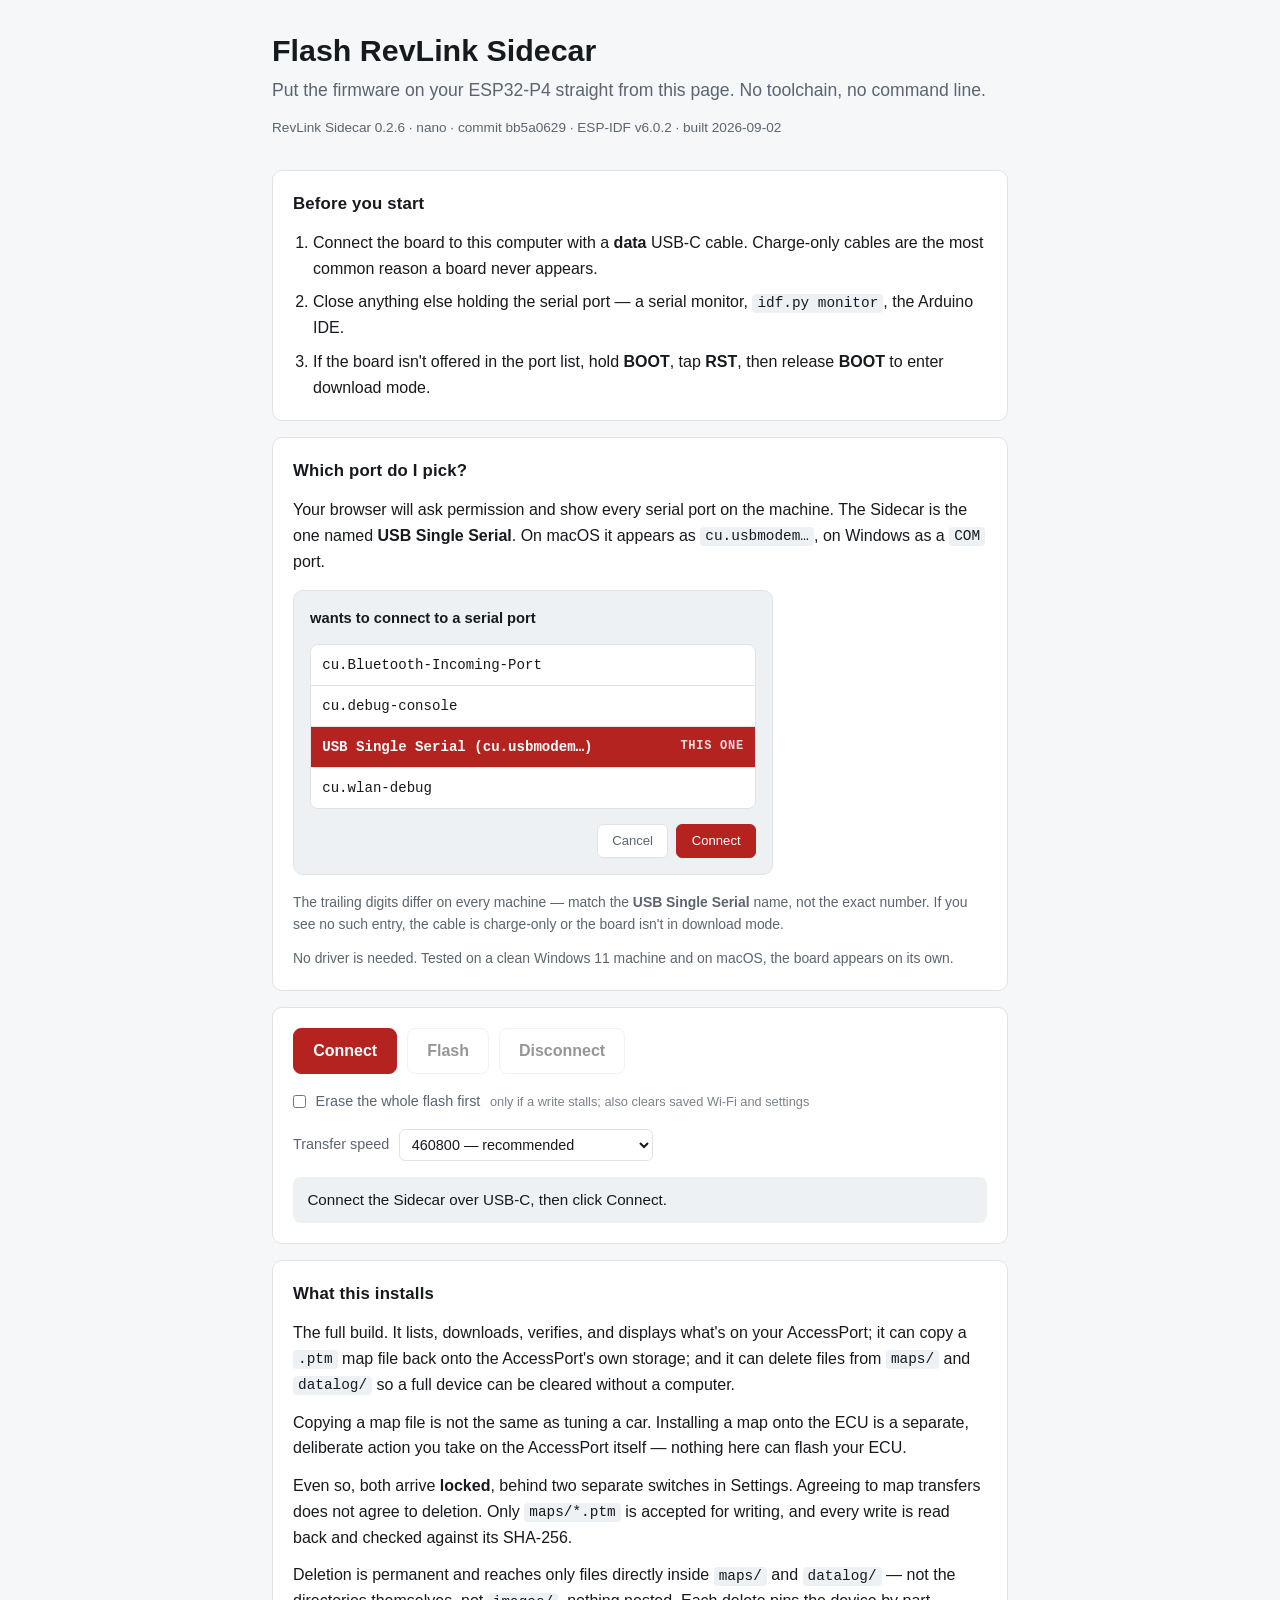
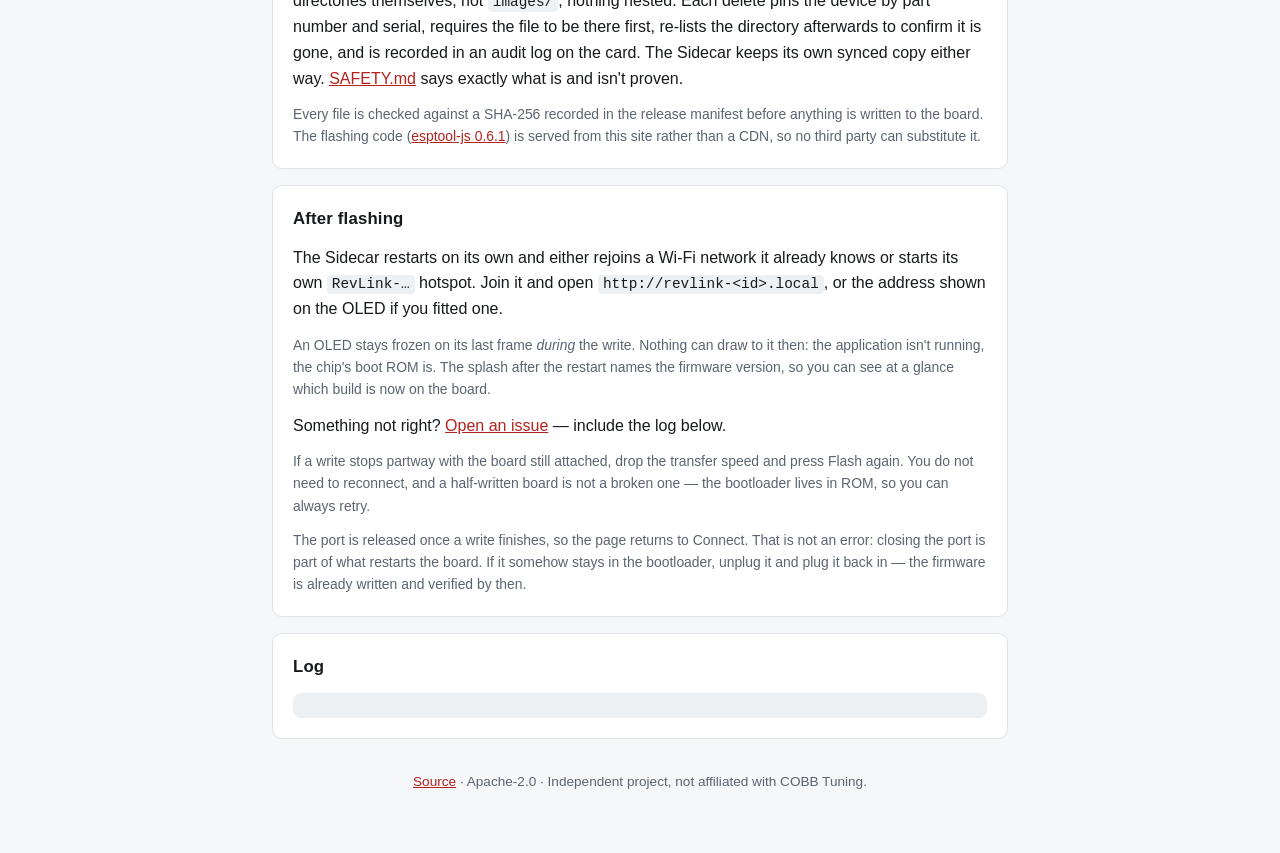
<file: web/flash/index.html>
<!doctype html>
<html lang="en">
<head>
<meta charset="utf-8">
<meta name="viewport" content="width=device-width, initial-scale=1">
<title>Flash RevLink Sidecar</title>
<link rel="stylesheet" href="style.css">
</head>
<body>

<main>
  <header>
    <h1>Flash RevLink Sidecar</h1>
    <p class="lede">
      Put the firmware on your ESP32-P4 straight from this page. No toolchain,
      no command line.
    </p>
    <p class="release" id="release">Loading release…</p>
  </header>

  <section id="support" hidden class="panel warn">
    <h2>This browser can't flash</h2>
    <p>
      Flashing uses the Web Serial API, which today only Chromium-based
      browsers implement — Chrome, Edge, Opera, Arc, Brave. Safari and Firefox
      don't support it.
    </p>
    <p>
      Open this page in one of those, or flash from a terminal instead — see
      <a href="https://github.com/noelmom/revlink-sidecar#build">Build</a>.
    </p>
  </section>

  <section class="panel">
    <h2>Before you start</h2>
    <ol>
      <li>Connect the board to this computer with a <strong>data</strong> USB-C
        cable. Charge-only cables are the most common reason a board never
        appears.</li>
      <li>Close anything else holding the serial port — a serial monitor,
        <code>idf.py monitor</code>, the Arduino IDE.</li>
      <li>If the board isn't offered in the port list, hold <strong>BOOT</strong>,
        tap <strong>RST</strong>, then release <strong>BOOT</strong> to enter
        download mode.</li>
    </ol>
  </section>

  <section class="panel">
    <h2>Which port do I pick?</h2>
    <p>
      Your browser will ask permission and show every serial port on the
      machine. The Sidecar is the one named <strong>USB Single Serial</strong>.
      On macOS it appears as <code>cu.usbmodem…</code>, on Windows as a
      <code>COM</code> port.
    </p>

    <figure class="picker" aria-label="Example of the browser's serial port chooser">
      <div class="picker-title">wants to connect to a serial port</div>
      <ul class="picker-list">
        <li>cu.Bluetooth-Incoming-Port</li>
        <li>cu.debug-console</li>
        <li class="pick">
          USB Single Serial (cu.usbmodem…)
          <span class="pick-tag">this one</span>
        </li>
        <li>cu.wlan-debug</li>
      </ul>
      <div class="picker-buttons">
        <span class="picker-btn">Cancel</span>
        <span class="picker-btn primary">Connect</span>
      </div>
    </figure>

    <p class="fine">
      The trailing digits differ on every machine — match the
      <strong>USB Single Serial</strong> name, not the exact number. If you see
      no such entry, the cable is charge-only or the board isn't in download
      mode.
    </p>
    <p class="fine">
      No driver is needed. Tested on a clean Windows 11 machine and on macOS,
      the board appears on its own.
    </p>
  </section>

  <section class="panel actions">
    <div class="row">
      <button id="connect" type="button" class="primary">Connect</button>
      <button id="flash" type="button" disabled>Flash</button>
      <button id="disconnect" type="button" disabled>Disconnect</button>
    </div>
    <label class="speed">
      <input type="checkbox" id="erase">
      Erase the whole flash first
      <span class="hint">only if a write stalls; also clears saved Wi-Fi and
        settings</span>
    </label>
    <label class="speed">
      Transfer speed
      <select id="baud">
        <option value="115200">115200 — slowest, most forgiving</option>
        <option value="230400">230400</option>
        <option value="460800" selected>460800 — recommended</option>
      </select>
    </label>
    <p id="status" class="status">Loading…</p>
    <div id="progress" class="progress" hidden><div id="bar" class="bar"></div></div>
  </section>

  <section id="device" class="panel" hidden>
    <h2>Connected board</h2>
    <dl id="device-body"></dl>
  </section>

  <section class="panel">
    <h2>What this installs</h2>
    <p>
      The full build. It lists, downloads, verifies, and displays what's on
      your AccessPort; it can copy a <code>.ptm</code> map file back onto the
      AccessPort's own storage; and it can delete files from
      <code>maps/</code> and <code>datalog/</code> so a full device can be
      cleared without a computer.
    </p>
    <p>
      Copying a map file is not the same as tuning a car. Installing a map
      onto the ECU is a separate, deliberate action you take on the AccessPort
      itself — nothing here can flash your ECU.
    </p>
    <p>
      Even so, both arrive <strong>locked</strong>, behind two separate
      switches in Settings. Agreeing to map transfers does not agree to
      deletion. Only <code>maps/*.ptm</code> is accepted for writing, and every
      write is read back and checked against its SHA-256.
    </p>
    <p>
      Deletion is permanent and reaches only files directly inside
      <code>maps/</code> and <code>datalog/</code> — not the directories
      themselves, not <code>images/</code>, nothing nested. Each delete pins
      the device by part number and serial, requires the file to be there
      first, re-lists the directory afterwards to confirm it is gone, and is
      recorded in an audit log on the card. The Sidecar keeps its own synced
      copy either way.
      <a href="https://github.com/noelmom/revlink-sidecar/blob/main/SAFETY.md">SAFETY.md</a>
      says exactly what is and isn't proven.
    </p>
    <p class="fine">
      Every file is checked against a SHA-256 recorded in the release manifest
      before anything is written to the board. The flashing code
      (<a href="vendor/esptool-js-0.6.1.js">esptool-js 0.6.1</a>) is served from
      this site rather than a CDN, so no third party can substitute it.
    </p>
  </section>

  <section class="panel">
    <h2>After flashing</h2>
    <p>
      The Sidecar restarts on its own and either rejoins a Wi-Fi network it
      already knows or starts its own <code>RevLink-…</code> hotspot. Join it
      and open <code>http://revlink-&lt;id&gt;.local</code>, or the address
      shown on the OLED if you fitted one.
    </p>
    <p class="fine">
      An OLED stays frozen on its last frame <em>during</em> the write. Nothing
      can draw to it then: the application isn't running, the chip's boot ROM
      is. The splash after the restart names the firmware version, so you can
      see at a glance which build is now on the board.
    </p>
    <p>
      Something not right?
      <a href="https://github.com/noelmom/revlink-sidecar/issues">Open an issue</a>
      — include the log below.
    </p>
    <p class="fine">
      If a write stops partway with the board still attached, drop the
      transfer speed and press Flash again. You do not need to reconnect, and
      a half-written board is not a broken one — the bootloader lives in ROM,
      so you can always retry.
    </p>
    <p class="fine">
      The port is released once a write finishes, so the page returns to
      Connect. That is not an error: closing the port is part of what restarts
      the board. If it somehow stays in the bootloader, unplug it and plug it
      back in — the firmware is already written and verified by then.
    </p>
  </section>

  <section class="panel">
    <h2>Log</h2>
    <pre id="log" class="log"></pre>
  </section>

  <footer>
    <p>
      <a href="https://github.com/noelmom/revlink-sidecar">Source</a> ·
      Apache-2.0 · Independent project, not affiliated with COBB Tuning.
    </p>
  </footer>
</main>

<script type="module" src="flash.js"></script>
</body>
</html>
</file>
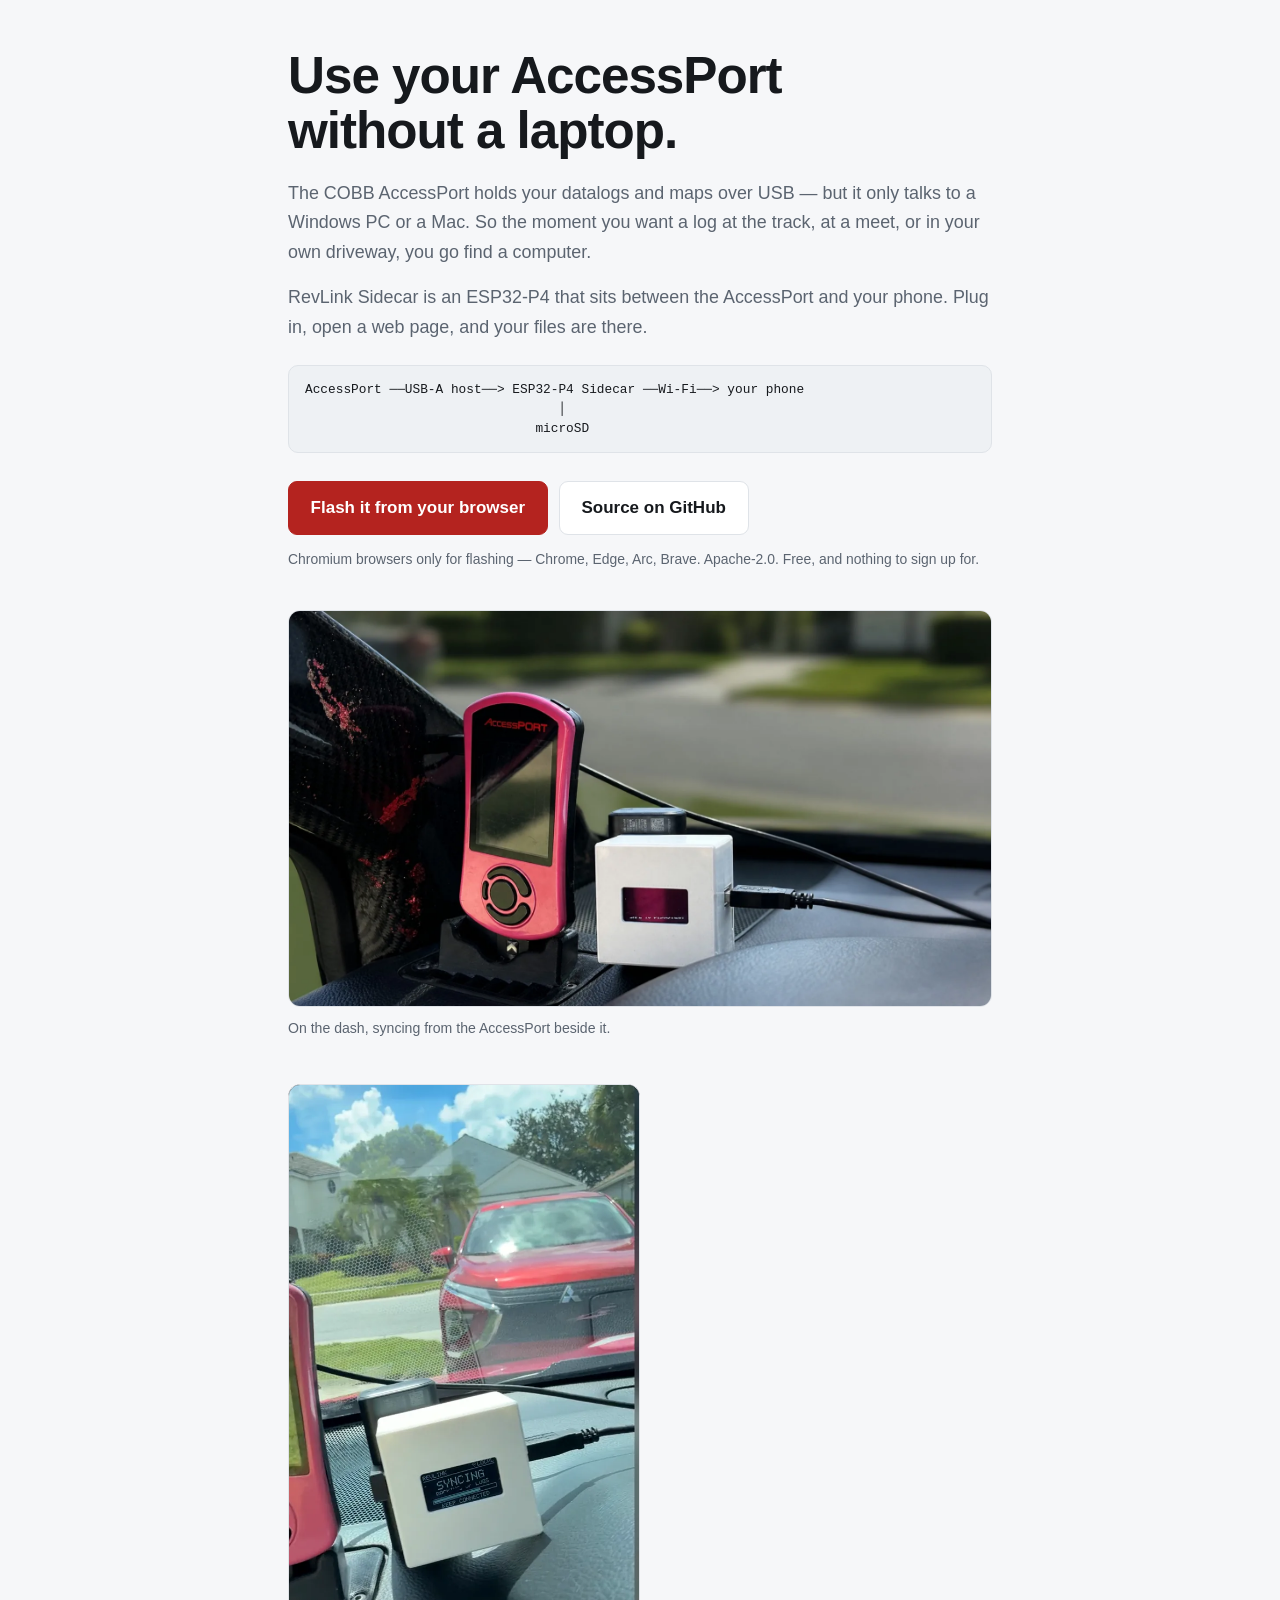
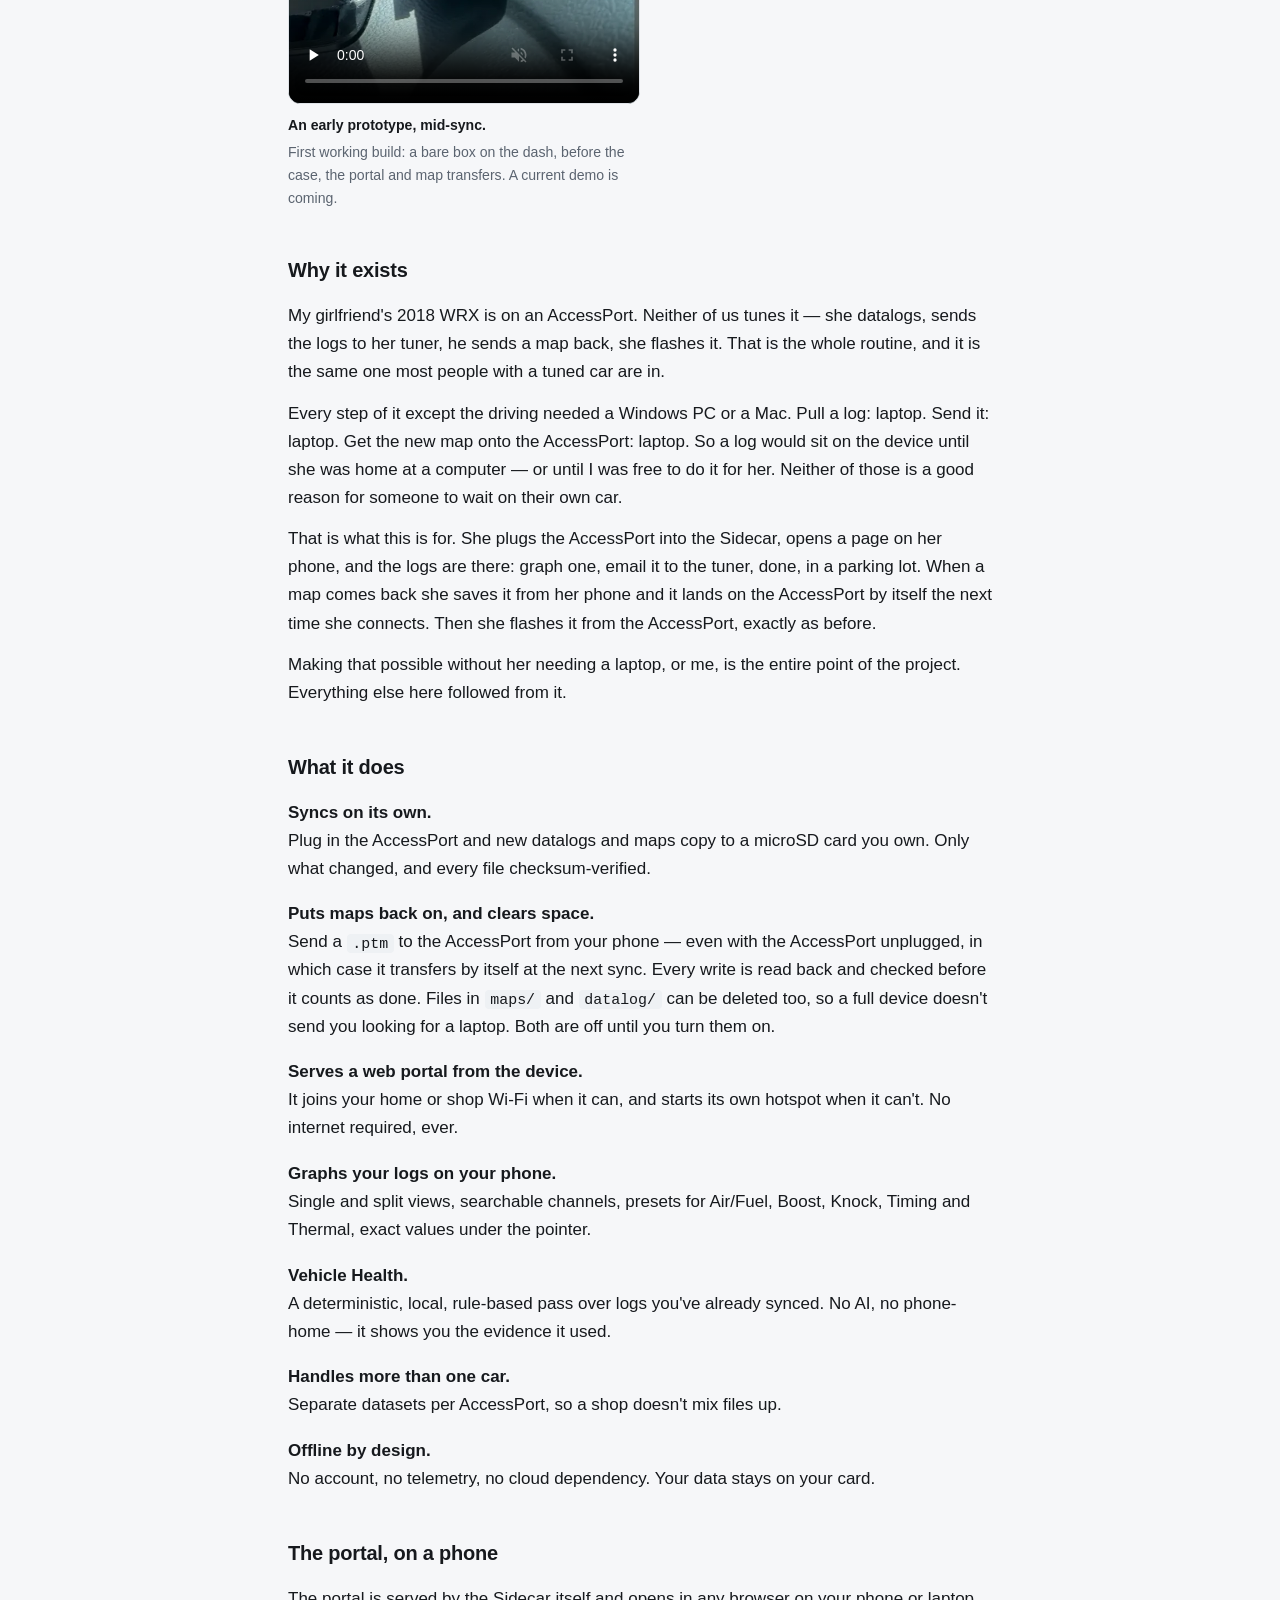
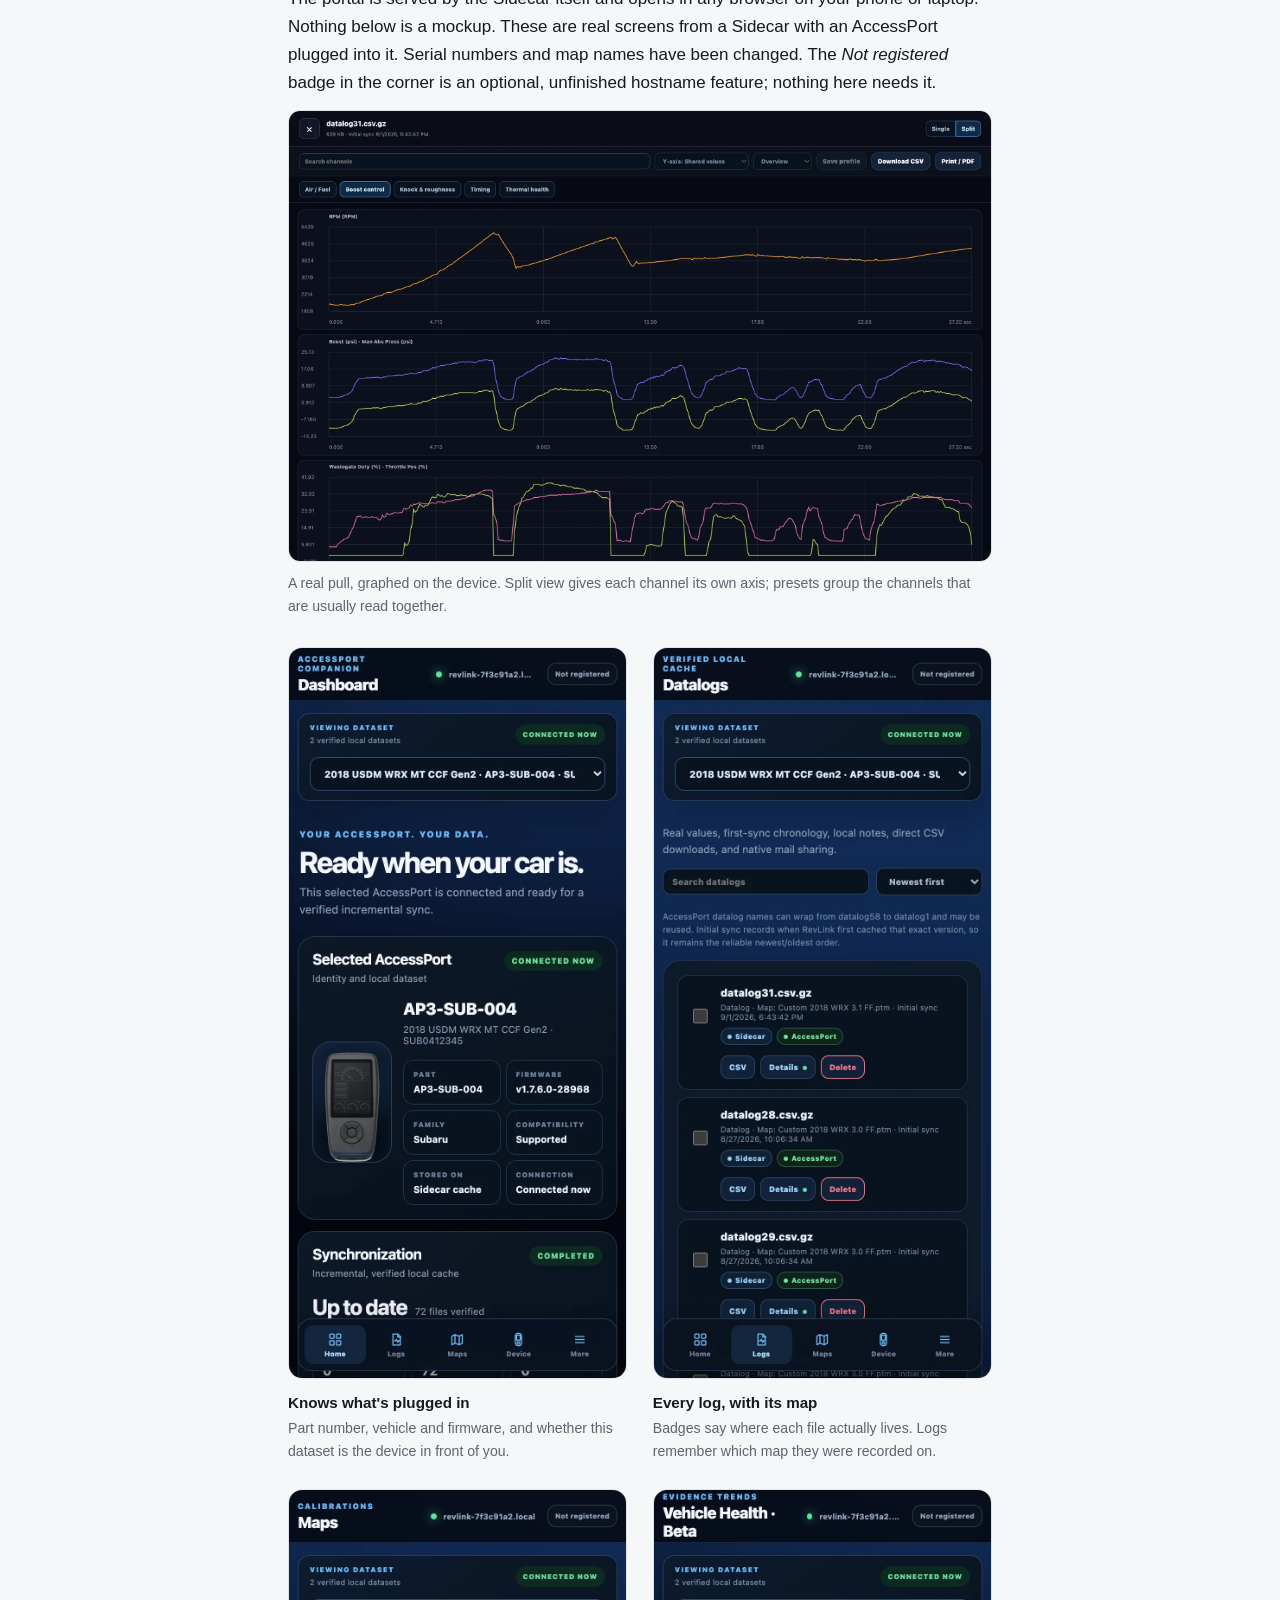
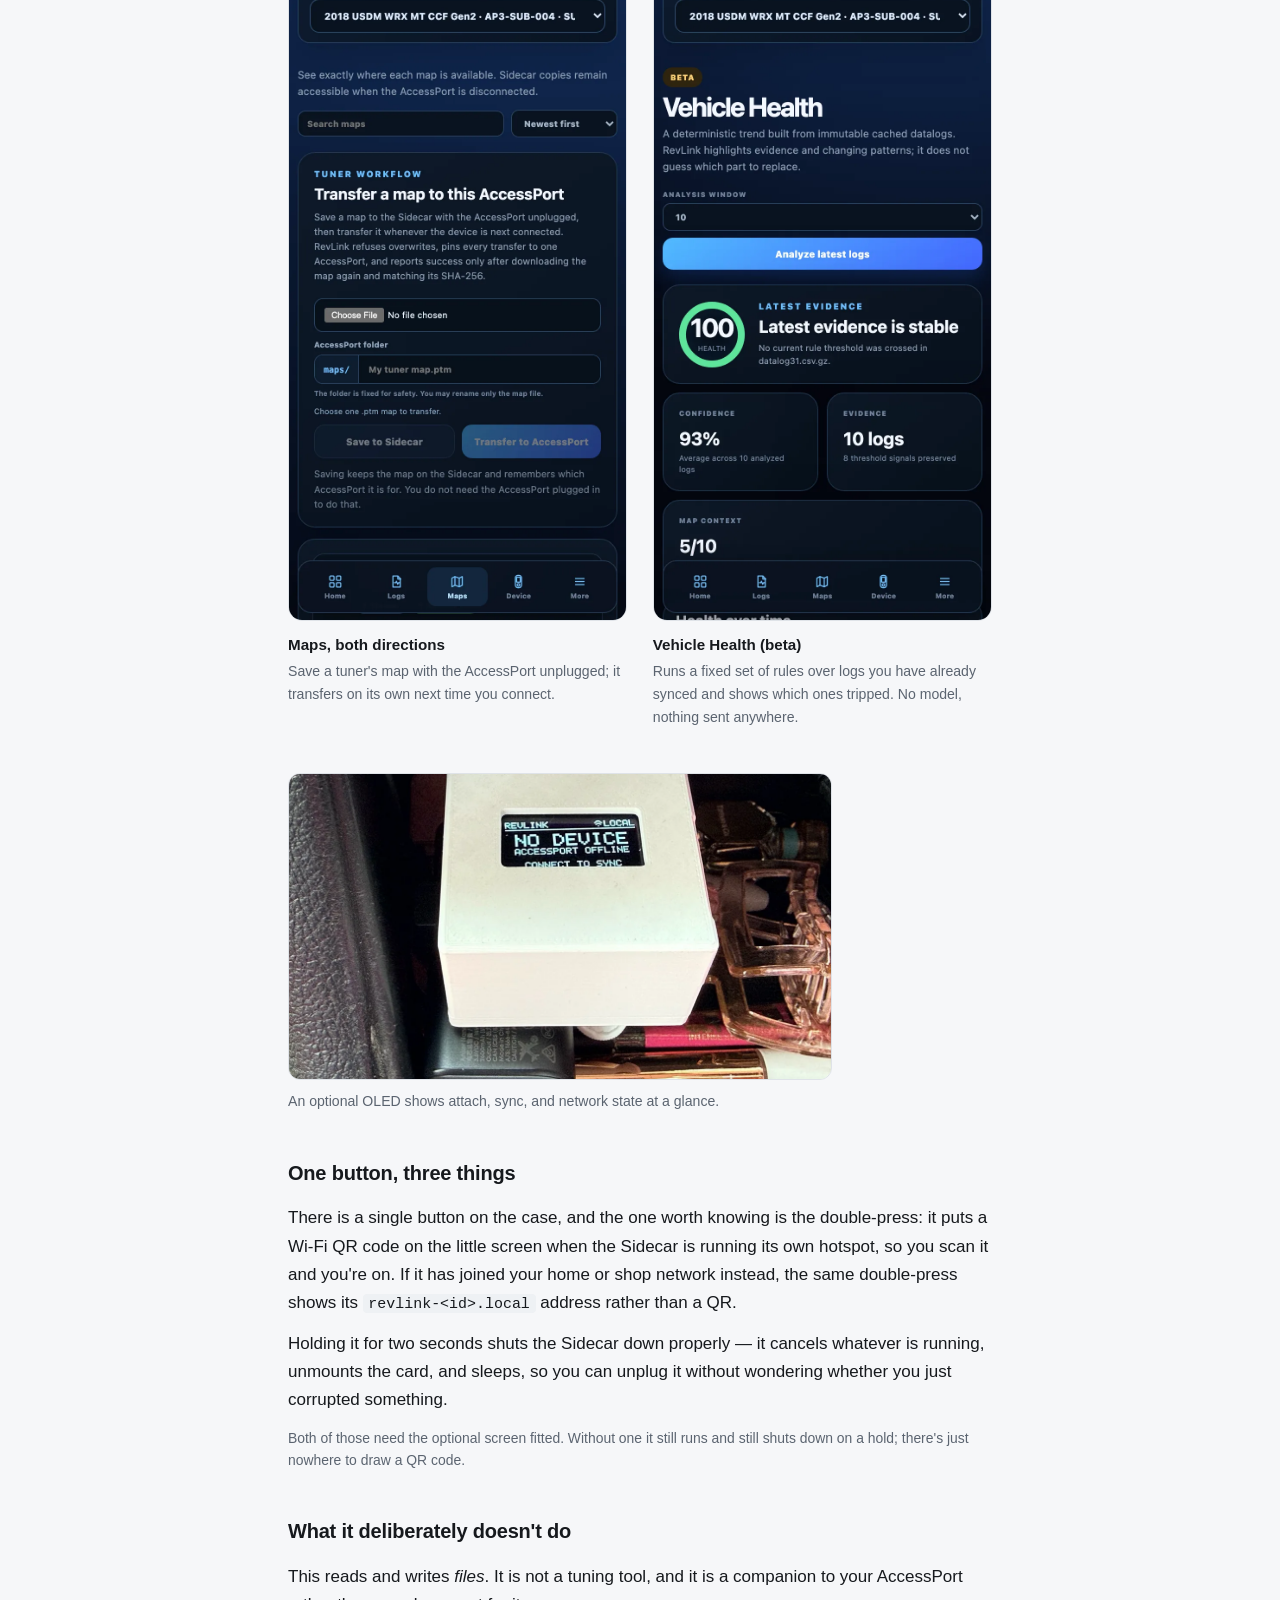
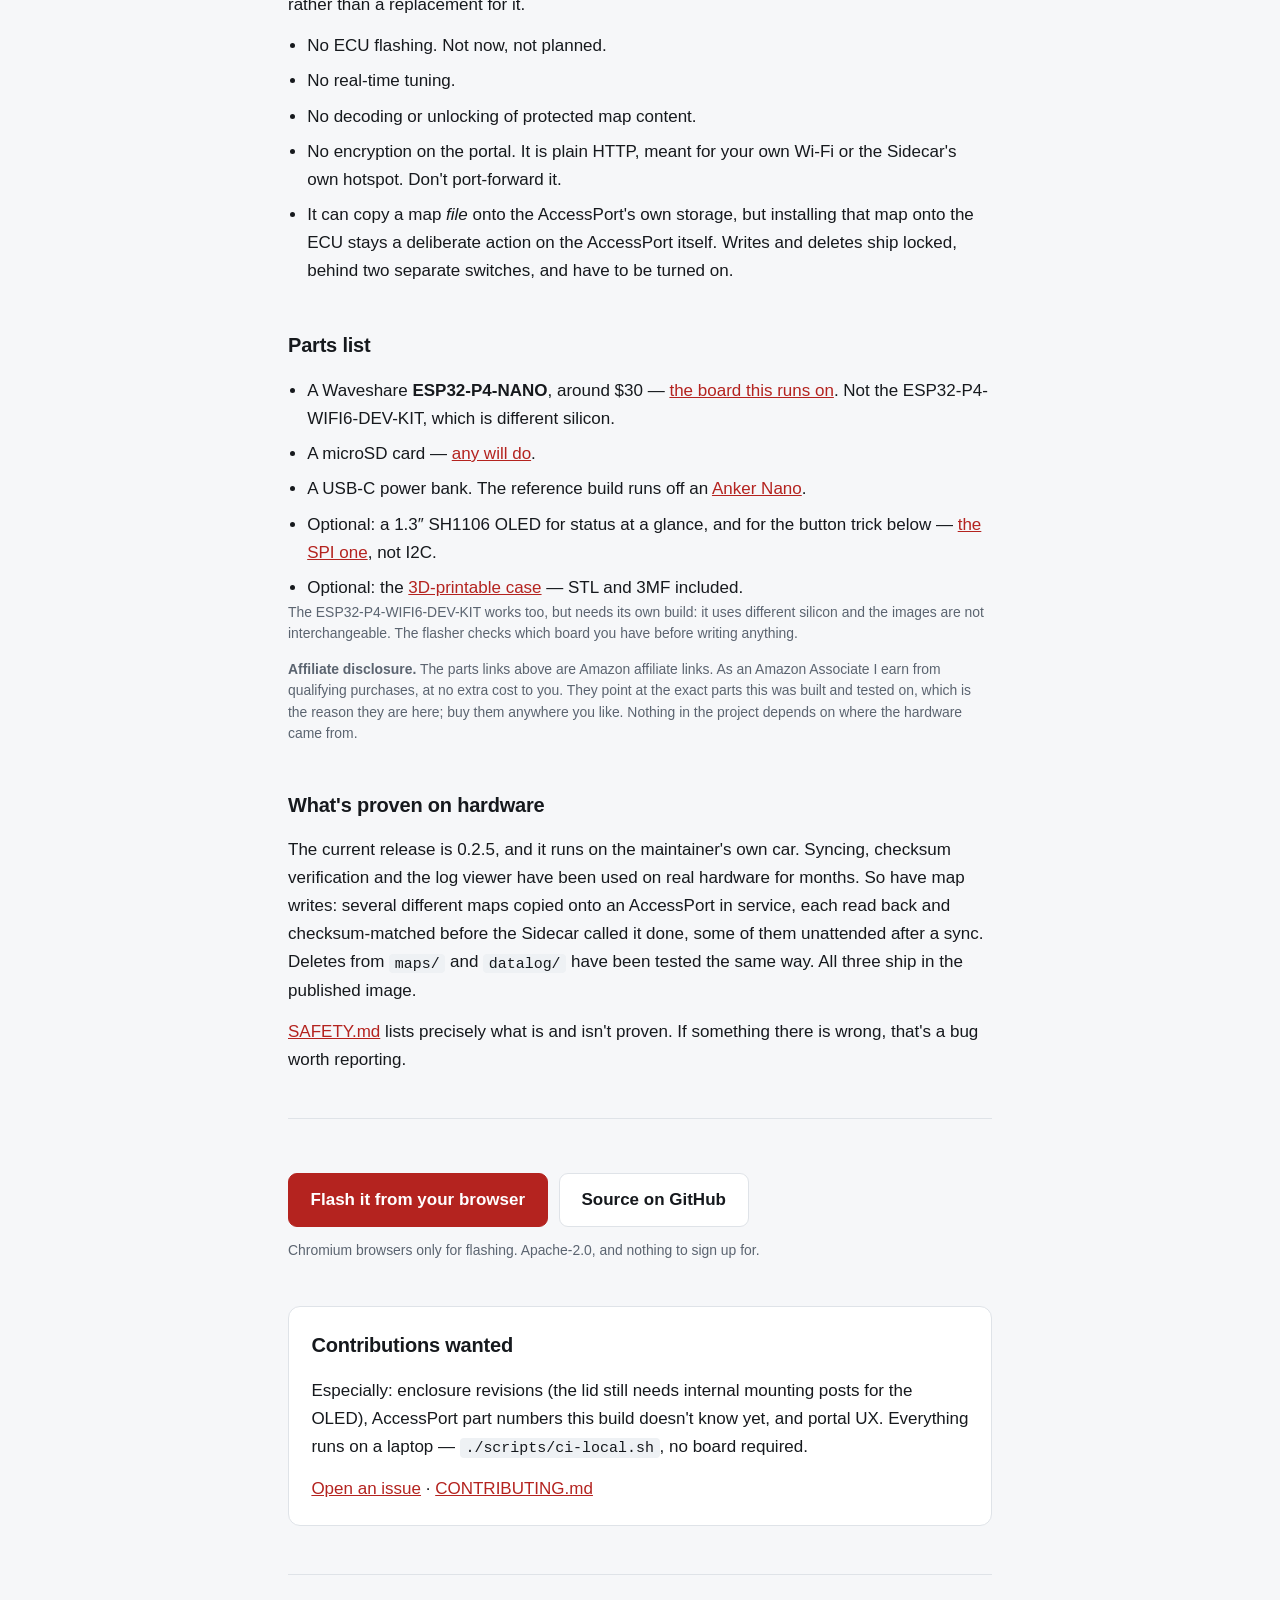
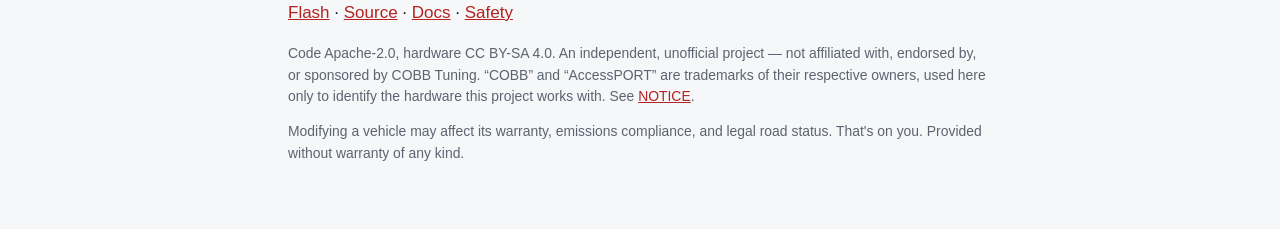
<file: web/site/index.html>
<!doctype html>
<html lang="en">
<head>
<meta charset="utf-8">
<meta name="viewport" content="width=device-width, initial-scale=1">
<title>RevLink Sidecar — use your AccessPort without a laptop</title>
<meta name="description" content="An open-source ESP32-P4 that syncs your COBB AccessPort datalogs and maps to microSD and serves them to your phone. No PC, no cloud.">
<link rel="canonical" href="https://revlinkgarage.com/">
<link rel="icon" href="/favicon.svg" type="image/svg+xml">
<link rel="apple-touch-icon" href="/assets/favicon.svg">
<meta property="og:site_name" content="RevLink Sidecar">
<meta property="og:url" content="https://revlinkgarage.com/">
<meta property="og:title" content="RevLink Sidecar — use your AccessPort without a laptop">
<meta property="og:description" content="Open-source ESP32-P4 firmware that syncs your COBB AccessPort datalogs and maps to a microSD card and serves them to your phone. No PC, no cloud, no account.">
<meta property="og:type" content="website">
<!-- Absolute: most scrapers will not resolve a relative og:image. -->
<!-- JPEG at 1.91:1 for the scrapers. Facebook in particular is unreliable
     with WebP link previews, and the card is often the whole first impression. -->
<meta property="og:image" content="https://revlinkgarage.com/assets/og-card.jpg">
<meta property="og:image:type" content="image/jpeg">
<meta property="og:image:width" content="1200">
<meta property="og:image:height" content="630">
<meta property="og:image:alt" content="A RevLink Sidecar in a printed white case on a car dashboard, cabled to a pink COBB AccessPort.">
<meta name="twitter:card" content="summary_large_image">
<link rel="stylesheet" href="style.css">
</head>
<body>

<main>

  <header class="hero">
    <h1>Use your AccessPort<br>without a laptop.</h1>
    <p class="lede">
      The COBB AccessPort holds your datalogs and maps over USB — but it only
      talks to a Windows PC or a Mac. So the moment you want a log at the
      track, at a meet, or in your own driveway, you go find a computer.
    </p>
    <p class="lede">
      RevLink Sidecar is an ESP32-P4 that sits between the AccessPort and your
      phone. Plug in, open a web page, and your files are there.
    </p>

    <pre class="topology" aria-label="AccessPort connects by USB to the ESP32-P4 Sidecar, which serves your phone's browser over Wi-Fi and stores files on a microSD card.">
AccessPort ──USB-A host──&gt; ESP32-P4 Sidecar ──Wi-Fi──&gt; your phone
                                 │
                              microSD</pre>

    <div class="cta">
      <a class="button primary" href="flash/">Flash it from your browser</a>
      <a class="button" href="https://github.com/noelmom/revlink-sidecar">Source on GitHub</a>
    </div>
    <p class="fine">
      Chromium browsers only for flashing — Chrome, Edge, Arc, Brave.
      Apache-2.0. Free, and nothing to sign up for.
    </p>
  </header>

  <figure class="shot">
    <img src="assets/sidecar-hero.webp" width="1600" height="900"
         alt="A RevLink Sidecar in a printed white case sitting on a car's dashboard next to a pink COBB AccessPort, connected by a USB cable.">
    <figcaption>On the dash, syncing from the AccessPort beside it.</figcaption>
  </figure>

  <figure class="shot clip">
    <video
      poster="assets/sidecar-sync-poster.webp"
      width="640" height="1130"
      controls muted loop playsinline preload="none"
      aria-label="A Sidecar prototype on a car dashboard, cabled to a COBB AccessPort. Its display reads REVLINK, SYNCING, BACKING UP LOGS, with a progress bar and the words KEEP CONNECTED.">
      <source src="assets/sidecar-sync.mp4" type="video/mp4">
      <source src="assets/sidecar-sync.webm" type="video/webm">
      A Sidecar syncing from an AccessPort in a car, its display reading
      SYNCING, BACKING UP LOGS.
    </video>
    <figcaption>
      <strong>An early prototype, mid-sync.</strong>
      First working build: a bare box on the dash, before the case, the portal
      and map transfers. A current demo is coming.
    </figcaption>
  </figure>

  <section>
    <h2>Why it exists</h2>
    <p>
      My girlfriend's 2018 WRX is on an AccessPort. Neither of us tunes it —
      she datalogs, sends the logs to her tuner, he sends a map back, she
      flashes it. That is the whole routine, and it is the same one most people
      with a tuned car are in.
    </p>
    <p>
      Every step of it except the driving needed a Windows PC or a Mac. Pull a
      log: laptop. Send it: laptop. Get the new map onto the AccessPort:
      laptop. So a log would sit on the device until she was home at a
      computer — or until I was free to do it for her. Neither of those is a
      good reason for someone to wait on their own car.
    </p>
    <p>
      That is what this is for. She plugs the AccessPort into the Sidecar,
      opens a page on her phone, and the logs are there: graph one, email it to
      the tuner, done, in a parking lot. When a map comes back she saves it
      from her phone and it lands on the AccessPort by itself the next time she
      connects. Then she flashes it from the AccessPort, exactly as before.
    </p>
    <p>
      Making that possible without her needing a laptop, or me, is the entire
      point of the project. Everything else here followed from it.
    </p>
  </section>

  <section>
    <h2>What it does</h2>
    <ul class="features">
      <li>
        <strong>Syncs on its own.</strong>
        Plug in the AccessPort and new datalogs and maps copy to a microSD card
        you own. Only what changed, and every file checksum-verified.
      </li>
      <li>
        <strong>Puts maps back on, and clears space.</strong>
        Send a <code>.ptm</code> to the AccessPort from your phone — even with
        the AccessPort unplugged, in which case it transfers by itself at the
        next sync. Every write is read back and checked before it counts as
        done. Files in <code>maps/</code> and <code>datalog/</code> can be
        deleted too, so a full device doesn't send you looking for a laptop.
        Both are off until you turn them on.
      </li>
      <li>
        <strong>Serves a web portal from the device.</strong>
        It joins your home or shop Wi-Fi when it can, and starts its own
        hotspot when it can't. No internet required, ever.
      </li>
      <li>
        <strong>Graphs your logs on your phone.</strong>
        Single and split views, searchable channels, presets for Air/Fuel,
        Boost, Knock, Timing and Thermal, exact values under the pointer.
      </li>
      <li>
        <strong>Vehicle Health.</strong>
        A deterministic, local, rule-based pass over logs you've already
        synced. No AI, no phone-home — it shows you the evidence it used.
      </li>
      <li>
        <strong>Handles more than one car.</strong>
        Separate datasets per AccessPort, so a shop doesn't mix files up.
      </li>
      <li>
        <strong>Offline by design.</strong>
        No account, no telemetry, no cloud dependency. Your data stays on your
        card.
      </li>
    </ul>
  </section>

  <section>
    <h2>The portal, on a phone</h2>
    <p>
      The portal is served by the Sidecar itself and opens in any browser on
      your phone or laptop. Nothing below is a mockup. These are real screens
      from a Sidecar with an AccessPort plugged into it. Serial numbers and map
      names have been changed. The <em>Not registered</em> badge in the corner
      is an optional, unfinished hostname feature; nothing here needs it.
    </p>

    <figure class="shot wide">
      <img src="assets/ui-graph.webp" width="2000" height="1281" loading="lazy"
           alt="The datalog grapher showing three stacked charts from one pull: RPM climbing through two gear changes, boost and manifold pressure, and wastegate duty against throttle position.">
      <figcaption>
        A real pull, graphed on the device. Split view gives each channel its
        own axis; presets group the channels that are usually read together.
      </figcaption>
    </figure>

    <ul class="screens">
      <li>
        <img src="assets/ui-dashboard.webp" width="780" height="1688" loading="lazy"
             alt="Dashboard showing the connected AccessPort, its part number, vehicle and firmware, and a completed synchronization of 72 verified files.">
        <span class="cap"><strong>Knows what's plugged in</strong>
          Part number, vehicle and firmware, and whether this dataset is the
          device in front of you.</span>
      </li>
      <li>
        <img src="assets/ui-datalogs.webp" width="780" height="1688" loading="lazy"
             alt="Datalog list, each row badged Sidecar and AccessPort, showing which map each log was recorded on, with CSV, Details and Delete buttons.">
        <span class="cap"><strong>Every log, with its map</strong>
          Badges say where each file actually lives. Logs remember which map
          they were recorded on.</span>
      </li>
      <li>
        <img src="assets/ui-maps.webp" width="780" height="1688" loading="lazy"
             alt="Maps tab with a tuner workflow card: choose a .ptm file, save it to the Sidecar, or transfer it to the connected AccessPort.">
        <span class="cap"><strong>Maps, both directions</strong>
          Save a tuner's map with the AccessPort unplugged; it transfers on its
          own next time you connect.</span>
      </li>
      <li>
        <img src="assets/ui-health.webp" width="780" height="1688" loading="lazy"
             alt="Vehicle Health showing a health score of 100, 93 percent confidence across 10 analyzed logs, and 8 preserved threshold signals.">
        <span class="cap"><strong>Vehicle Health (beta)</strong>
          Runs a fixed set of rules over logs you have already synced and shows
          which ones tripped. No model, nothing sent anywhere.</span>
      </li>
    </ul>
  </section>

  <figure class="shot narrow">
    <img src="assets/sidecar-oled.webp" width="1100" height="619" loading="lazy"
         alt="Close-up of the printed case showing a small OLED reading REVLINK, NO DEVICE, ACCESSPORT OFFLINE, CONNECT TO SYNC.">
    <figcaption>An optional OLED shows attach, sync, and network state at a glance.</figcaption>
  </figure>

  <section>
    <h2>One button, three things</h2>
    <p>
      There is a single button on the case, and the one worth knowing is the
      double-press: it puts a Wi-Fi QR code on the little screen when the
      Sidecar is running its own hotspot, so you scan it and you're on. If it
      has joined your home or shop network instead, the same double-press shows
      its <code>revlink-&lt;id&gt;.local</code> address rather than a QR.
    </p>
    <p>
      Holding it for two seconds shuts the Sidecar down properly — it cancels
      whatever is running, unmounts the card, and sleeps, so you can unplug it
      without wondering whether you just corrupted something.
    </p>
    <p class="fine">
      Both of those need the optional screen fitted. Without one it still runs
      and still shuts down on a hold; there's just nowhere to draw a QR code.
    </p>
  </section>

  <section>
    <h2>What it deliberately doesn't do</h2>
    <p>
      This reads and writes <em>files</em>. It is not a tuning tool, and it is
      a companion to your AccessPort rather than a replacement for it.
    </p>
    <ul class="plain">
      <li>No ECU flashing. Not now, not planned.</li>
      <li>No real-time tuning.</li>
      <li>No decoding or unlocking of protected map content.</li>
      <li>
        No encryption on the portal. It is plain HTTP, meant for your own Wi-Fi
        or the Sidecar's own hotspot. Don't port-forward it.
      </li>
      <li>
        It can copy a map <em>file</em> onto the AccessPort's own storage, but
        installing that map onto the ECU stays a deliberate action on the
        AccessPort itself. Writes and deletes ship locked, behind two separate
        switches, and have to be turned on.
      </li>
    </ul>
  </section>

  <section>
    <h2>Parts list</h2>
    <ul class="plain">
      <li>
        A Waveshare <strong>ESP32-P4-NANO</strong>, around $30 —
        <a href="https://amzn.to/462r0q8" rel="sponsored nofollow noopener">the board this runs on</a>.
        Not the ESP32-P4-WIFI6-DEV-KIT, which is different silicon.
      </li>
      <li>A microSD card — <a href="https://amzn.to/4h381C1" rel="sponsored nofollow noopener">any will do</a>.</li>
      <li>
        A USB-C power bank. The reference build runs off an
        <a href="https://amzn.to/4gxIFfp" rel="sponsored nofollow noopener">Anker Nano</a>.
      </li>
      <li>
        Optional: a 1.3&Prime; SH1106 OLED for status at a glance, and for the
        button trick below —
        <a href="https://amzn.to/46BiJJQ" rel="sponsored nofollow noopener">the SPI one</a>, not I2C.
      </li>
      <li>
        Optional: the
        <a href="https://github.com/noelmom/revlink-sidecar/tree/main/hardware/nano-enclosure">3D-printable case</a>
        — STL and 3MF included.
      </li>
    </ul>
    <p class="fine">
      The ESP32-P4-WIFI6-DEV-KIT works too, but needs its own build: it uses
      different silicon and the images are not interchangeable. The flasher
      checks which board you have before writing anything.
    </p>
    <p class="fine">
      <strong>Affiliate disclosure.</strong> The parts links above are Amazon
      affiliate links. As an Amazon Associate I earn from qualifying purchases,
      at no extra cost to you. They point at the exact parts this was built and
      tested on, which is the reason they are here; buy them anywhere you like.
      Nothing in the project depends on where the hardware came from.
    </p>
  </section>

  <section>
    <h2>What's proven on hardware</h2>
    <p>
      The current release is 0.2.5, and it runs on the maintainer's own car.
      Syncing, checksum verification and the log viewer have been used on real
      hardware for months. So have map writes: several different maps copied
      onto an AccessPort in service, each read back and checksum-matched before
      the Sidecar called it done, some of them unattended after a sync.
      Deletes from <code>maps/</code> and <code>datalog/</code> have been
      tested the same way. All three ship in the published image.
    </p>
    <p>
      <a href="https://github.com/noelmom/revlink-sidecar/blob/main/SAFETY.md">SAFETY.md</a>
      lists precisely what is and isn't proven. If something there is wrong,
      that's a bug worth reporting.
    </p>
  </section>

  <section class="restate">
    <div class="cta">
      <a class="button primary" href="flash/">Flash it from your browser</a>
      <a class="button" href="https://github.com/noelmom/revlink-sidecar">Source on GitHub</a>
    </div>
    <p class="fine">
      Chromium browsers only for flashing. Apache-2.0, and nothing to sign up for.
    </p>
  </section>

  <section class="help">
    <h2>Contributions wanted</h2>
    <p>
      Especially: enclosure revisions (the lid still needs internal mounting
      posts for the OLED), AccessPort part numbers this build doesn't know
      yet, and portal UX. Everything runs on a laptop —
      <code>./scripts/ci-local.sh</code>, no board required.
    </p>
    <p>
      <a href="https://github.com/noelmom/revlink-sidecar/issues">Open an issue</a>
      ·
      <a href="https://github.com/noelmom/revlink-sidecar/blob/main/CONTRIBUTING.md">CONTRIBUTING.md</a>
    </p>
  </section>

  <footer>
    <p>
      <a href="flash/">Flash</a> ·
      <a href="https://github.com/noelmom/revlink-sidecar">Source</a> ·
      <a href="https://github.com/noelmom/revlink-sidecar/tree/main/docs">Docs</a> ·
      <a href="https://github.com/noelmom/revlink-sidecar/blob/main/SAFETY.md">Safety</a>
    </p>
    <p class="fine">
      Code Apache-2.0, hardware CC BY-SA 4.0. An independent, unofficial
      project — not affiliated with, endorsed by, or sponsored by COBB Tuning.
      &ldquo;COBB&rdquo; and &ldquo;AccessPORT&rdquo; are trademarks of their
      respective owners, used here only to identify the hardware this project
      works with. See
      <a href="https://github.com/noelmom/revlink-sidecar/blob/main/NOTICE">NOTICE</a>.
    </p>
    <p class="fine">
      Modifying a vehicle may affect its warranty, emissions compliance, and
      legal road status. That's on you. Provided without warranty of any kind.
    </p>
  </footer>

</main>
</body>
</html>
</file>
<file: web/flash/style.css>
:root {
  color-scheme: light dark;
  --bg: #f6f7f9;
  --panel: #ffffff;
  --ink: #16191d;
  --muted: #5b6470;
  --line: #dfe3e8;
  --accent: #b4231f;
  --accent-ink: #ffffff;
  --ok: #1c6b3c;
  --ok-bg: #e8f5ed;
  --warn: #8a5a00;
  --warn-bg: #fdf3e0;
  --error: #a11a16;
  --error-bg: #fdeceb;
  --code: #eef1f4;
}

@media (prefers-color-scheme: dark) {
  :root {
    --bg: #14171a;
    --panel: #1c2024;
    --ink: #e8eaed;
    --muted: #98a2ae;
    --line: #2c3238;
    --accent: #e04a44;
    --accent-ink: #14171a;
    --ok: #6fd39b;
    --ok-bg: #16301f;
    --warn: #e0b060;
    --warn-bg: #332713;
    --error: #f28b86;
    --error-bg: #331917;
    --code: #23282d;
  }
}

* { box-sizing: border-box; }

body {
  margin: 0;
  padding: 2rem 1rem 4rem;
  background: var(--bg);
  color: var(--ink);
  font: 16px/1.6 -apple-system, BlinkMacSystemFont, "Segoe UI", Roboto,
    "Helvetica Neue", Arial, sans-serif;
}

main { max-width: 46rem; margin: 0 auto; }

header { margin-bottom: 2rem; }

h1 { font-size: 1.9rem; line-height: 1.2; margin: 0 0 .5rem; }
h2 { font-size: 1.05rem; margin: 0 0 .75rem; letter-spacing: .01em; }

.lede { font-size: 1.1rem; color: var(--muted); margin: 0 0 .75rem; }

.release {
  margin: 0;
  font-size: .85rem;
  color: var(--muted);
  font-variant-numeric: tabular-nums;
}

.panel {
  background: var(--panel);
  border: 1px solid var(--line);
  border-radius: 10px;
  padding: 1.25rem;
  margin-bottom: 1rem;
}

.panel.warn { border-color: var(--warn); background: var(--warn-bg); }
.panel.blocked { border-color: var(--error); }

p { margin: 0 0 .75rem; }
p:last-child { margin-bottom: 0; }

ol { margin: 0; padding-left: 1.25rem; }
li { margin-bottom: .5rem; }
li:last-child { margin-bottom: 0; }

a { color: var(--accent); }

code {
  background: var(--code);
  padding: .1em .35em;
  border-radius: 4px;
  font-family: ui-monospace, SFMono-Regular, Menlo, Consolas, monospace;
  font-size: .9em;
}

.row { display: flex; gap: .6rem; flex-wrap: wrap; margin-bottom: 1rem; }

button {
  font: inherit;
  font-weight: 600;
  padding: .6rem 1.2rem;
  border-radius: 8px;
  border: 1px solid var(--line);
  background: var(--panel);
  color: var(--ink);
  cursor: pointer;
}

button:hover:not(:disabled) { border-color: var(--muted); }

button.primary {
  background: var(--accent);
  border-color: var(--accent);
  color: var(--accent-ink);
}

button:disabled { opacity: .45; cursor: not-allowed; }

.status {
  margin: 0;
  padding: .7rem .9rem;
  border-radius: 8px;
  background: var(--code);
  font-size: .95rem;
  white-space: pre-wrap;
}

.status.ok { background: var(--ok-bg); color: var(--ok); }
.status.error { background: var(--error-bg); color: var(--error); }

.progress {
  margin-top: .9rem;
  height: 1.4rem;
  background: var(--code);
  border-radius: 8px;
  overflow: hidden;
}

.bar {
  height: 100%;
  width: 0;
  background: var(--accent);
  color: var(--accent-ink);
  font-size: .78rem;
  font-weight: 700;
  line-height: 1.4rem;
  text-align: center;
  transition: width .2s ease;
}

dl {
  display: grid;
  grid-template-columns: max-content 1fr;
  gap: .4rem 1.2rem;
  margin: 0;
  font-size: .95rem;
}

dt { color: var(--muted); }
dd { margin: 0; font-variant-numeric: tabular-nums; }

.log {
  margin: 0;
  max-height: 16rem;
  overflow: auto;
  background: var(--code);
  border-radius: 8px;
  padding: .8rem;
  font-family: ui-monospace, SFMono-Regular, Menlo, Consolas, monospace;
  font-size: .8rem;
  line-height: 1.5;
  white-space: pre-wrap;
  word-break: break-word;
}

.fine { font-size: .87rem; color: var(--muted); }

footer {
  margin-top: 2rem;
  font-size: .85rem;
  color: var(--muted);
  text-align: center;
}

@media (max-width: 30rem) {
  dl { grid-template-columns: 1fr; gap: .1rem; }
  dt { margin-top: .5rem; }
}

/* Facsimile of the browser's serial-port chooser, so people know which entry
   is theirs before the real dialog appears. Deliberately generic: the trailing
   device digits differ on every machine. */
.picker {
  margin: 1rem 0;
  border: 1px solid var(--line);
  border-radius: 10px;
  background: var(--code);
  padding: 1rem;
  max-width: 30rem;
}

.picker-title {
  font-weight: 650;
  font-size: .92rem;
  margin-bottom: .8rem;
}

.picker-list {
  list-style: none;
  margin: 0 0 .9rem;
  padding: 0;
  border-radius: 8px;
  overflow: hidden;
  border: 1px solid var(--line);
}

.picker-list li {
  margin: 0;
  padding: .55rem .7rem;
  font-size: .88rem;
  background: var(--panel);
  border-bottom: 1px solid var(--line);
  font-family: ui-monospace, SFMono-Regular, Menlo, Consolas, monospace;
}

.picker-list li:last-child { border-bottom: 0; }

.picker-list .pick {
  background: var(--accent);
  color: var(--accent-ink);
  font-weight: 650;
  display: flex;
  justify-content: space-between;
  align-items: center;
  gap: .5rem;
}

.pick-tag {
  font-family: inherit;
  font-size: .75rem;
  text-transform: uppercase;
  letter-spacing: .06em;
  opacity: .85;
  white-space: nowrap;
}

.picker-buttons {
  display: flex;
  gap: .5rem;
  justify-content: flex-end;
}

.picker-btn {
  font-size: .82rem;
  padding: .35rem .9rem;
  border-radius: 6px;
  border: 1px solid var(--line);
  background: var(--panel);
  color: var(--muted);
}

.picker-btn.primary {
  background: var(--accent);
  border-color: var(--accent);
  color: var(--accent-ink);
}

.speed {
  display: flex;
  align-items: center;
  gap: .6rem;
  font-size: .9rem;
  color: var(--muted);
  margin-bottom: 1rem;
}

.speed select {
  font: inherit;
  padding: .35rem .5rem;
  border-radius: 6px;
  border: 1px solid var(--line);
  background: var(--panel);
  color: var(--ink);
}

.speed .hint {
  font-size: .8rem;
  opacity: .8;
}

.speed input[type="checkbox"] { margin: 0; }
</file>
<file: web/site/style.css>
:root {
  color-scheme: light dark;
  --bg: #f6f7f9;
  --panel: #ffffff;
  --ink: #16191d;
  --muted: #5b6470;
  --line: #dfe3e8;
  --accent: #b4231f;
  --accent-ink: #ffffff;
  --code: #eef1f4;
}

@media (prefers-color-scheme: dark) {
  :root {
    --bg: #14171a;
    --panel: #1c2024;
    --ink: #e8eaed;
    --muted: #98a2ae;
    --line: #2c3238;
    --accent: #e04a44;
    --accent-ink: #000000;
    --code: #23282d;
  }
}

* { box-sizing: border-box; }

body {
  margin: 0;
  padding: 3rem 1.25rem 4rem;
  background: var(--bg);
  color: var(--ink);
  font: 17px/1.65 -apple-system, BlinkMacSystemFont, "Segoe UI", Roboto,
    "Helvetica Neue", Arial, sans-serif;
}

main { max-width: 44rem; margin: 0 auto; }

.hero { margin-bottom: 2.5rem; }

h1 {
  font-size: clamp(2.1rem, 6vw, 3.2rem);
  line-height: 1.08;
  letter-spacing: -0.02em;
  margin: 0 0 1.25rem;
}

h2 {
  font-size: 1.25rem;
  letter-spacing: -0.01em;
  margin: 0 0 .9rem;
}

.lede {
  font-size: 1.12rem;
  color: var(--muted);
  margin: 0 0 1rem;
}

section { margin-bottom: 2.75rem; }

p { margin: 0 0 .85rem; }
p:last-child { margin-bottom: 0; }

a { color: var(--accent); }

.cta {
  display: flex;
  gap: .7rem;
  flex-wrap: wrap;
  margin: 1.75rem 0 .85rem;
}

.button {
  display: inline-block;
  font-weight: 650;
  text-decoration: none;
  padding: .75rem 1.35rem;
  border-radius: 9px;
  border: 1px solid var(--line);
  background: var(--panel);
  color: var(--ink);
}

.button:hover { border-color: var(--muted); }

.button.primary {
  background: var(--accent);
  border-color: var(--accent);
  color: var(--accent-ink);
}

.shot {
  margin: 0 0 2.75rem;
}

.shot img {
  display: block;
  width: 100%;
  height: auto;
  border-radius: 12px;
  border: 1px solid var(--line);
}

.shot.narrow { max-width: 34rem; }

/* Portrait phone footage: cap it so it does not dominate a desktop page. */
.shot.clip { max-width: 22rem; }

.shot.clip video {
  display: block;
  width: 100%;
  height: auto;
  border-radius: 12px;
  border: 1px solid var(--line);
  background: #000;
}

.shot.clip figcaption strong {
  display: block;
  color: var(--ink);
  margin-bottom: .25rem;
}

/* Screenshot tour. The phone shots are tall and narrow, so they go in a grid
   that collapses to one column rather than being scaled down until the text
   inside them is unreadable. */
.screens {
  display: grid;
  gap: 1.6rem;
  grid-template-columns: repeat(auto-fit, minmax(15rem, 1fr));
  margin: 0;
  padding: 0;
  list-style: none;
}

.screens li { margin: 0; }

.screens img {
  display: block;
  width: 100%;
  height: auto;
  border-radius: 14px;
  border: 1px solid var(--line);
  background: #0a0f16;
}

.screens .cap {
  display: block;
  margin-top: .7rem;
  font-size: .88rem;
  color: var(--muted);
}

.screens .cap strong {
  display: block;
  color: var(--ink);
  font-size: .95rem;
  margin-bottom: .15rem;
}

/* The grapher is a wide shot; give it the full column above the phone grid. */
.shot.wide { margin-bottom: 1.8rem; }

figcaption {
  margin-top: .6rem;
  font-size: .88rem;
  color: var(--muted);
}

ul.features {
  list-style: none;
  margin: 0;
  padding: 0;
  display: grid;
  gap: 1.1rem;
}

ul.features strong { display: block; }

ul.plain { margin: 0; padding-left: 1.2rem; }
ul.plain li { margin-bottom: .45rem; }
ul.plain li:last-child { margin-bottom: 0; }

code {
  background: var(--code);
  padding: .12em .38em;
  border-radius: 4px;
  font-family: ui-monospace, SFMono-Regular, Menlo, Consolas, monospace;
  font-size: .88em;
}

.help {
  background: var(--panel);
  border: 1px solid var(--line);
  border-radius: 12px;
  padding: 1.4rem;
}

.fine {
  font-size: .87rem;
  color: var(--muted);
  line-height: 1.55;
}

footer {
  border-top: 1px solid var(--line);
  padding-top: 1.5rem;
  margin-top: 3rem;
}

footer p:first-child { margin-bottom: 1rem; }

/* Topology diagram: the fastest answer to "how does this work" for anyone
   who reads schematics before prose. Scrolls rather than wrapping, because
   wrapped box-drawing is unreadable. */
.topology {
  margin: 1.4rem 0 1.6rem;
  padding: .9rem 1rem;
  overflow-x: auto;
  border: 1px solid var(--line);
  border-radius: 10px;
  background: var(--code);
  color: var(--ink);
  font-size: .8rem;
  line-height: 1.5;
}

.restate { border-top: 1px solid var(--line); padding-top: 1.6rem; }
</file>
